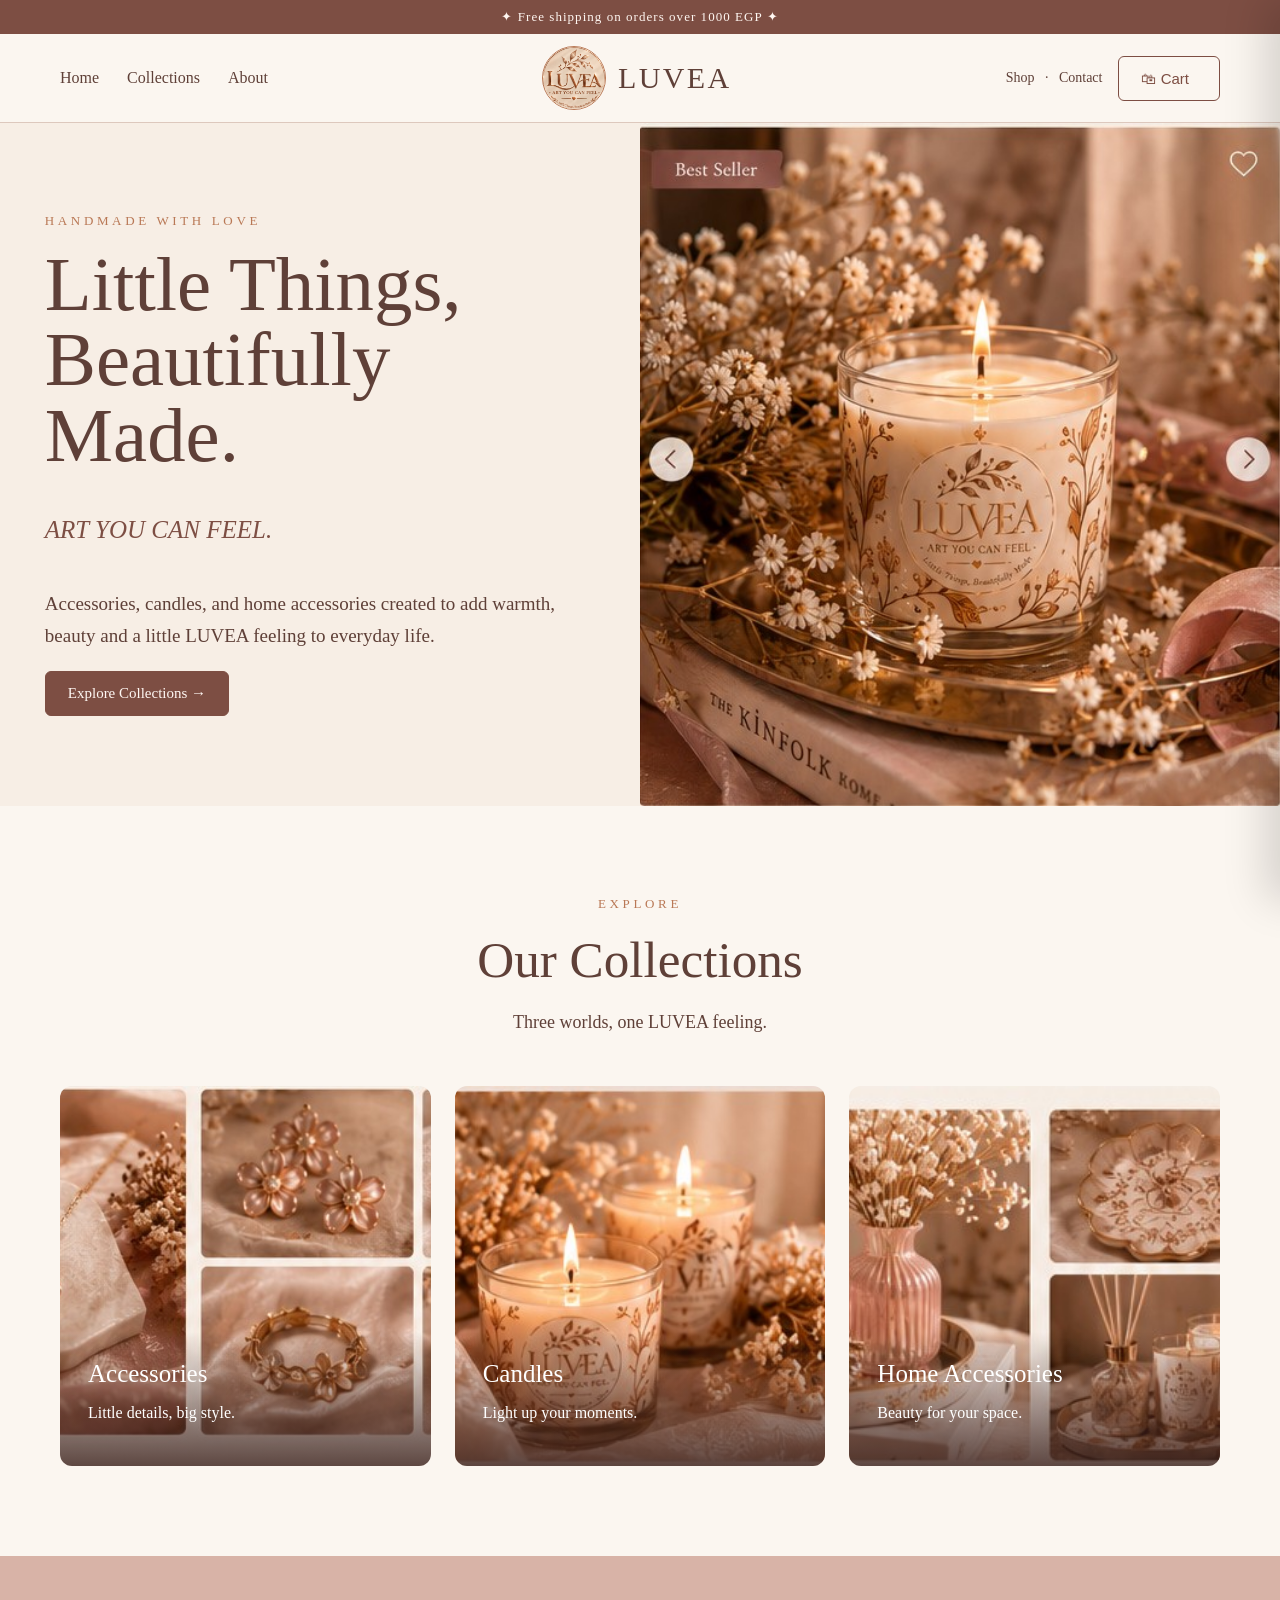
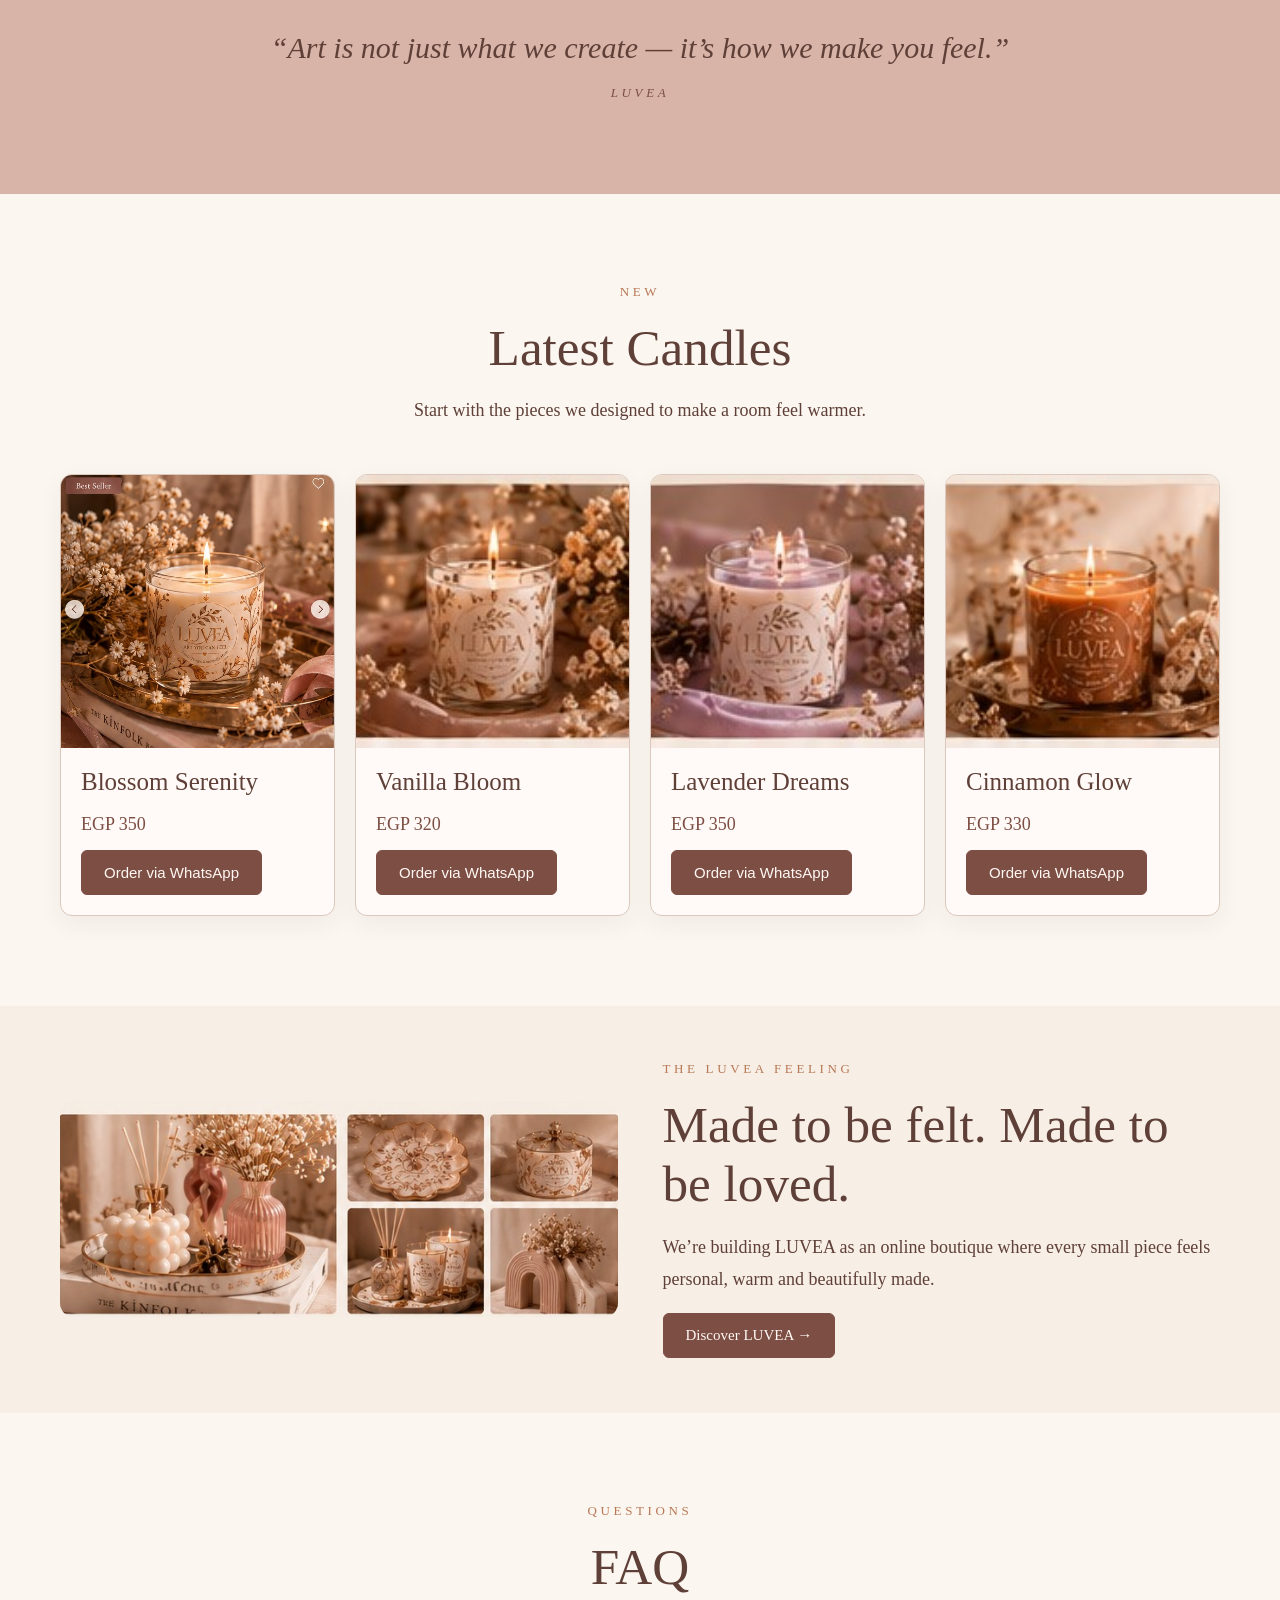
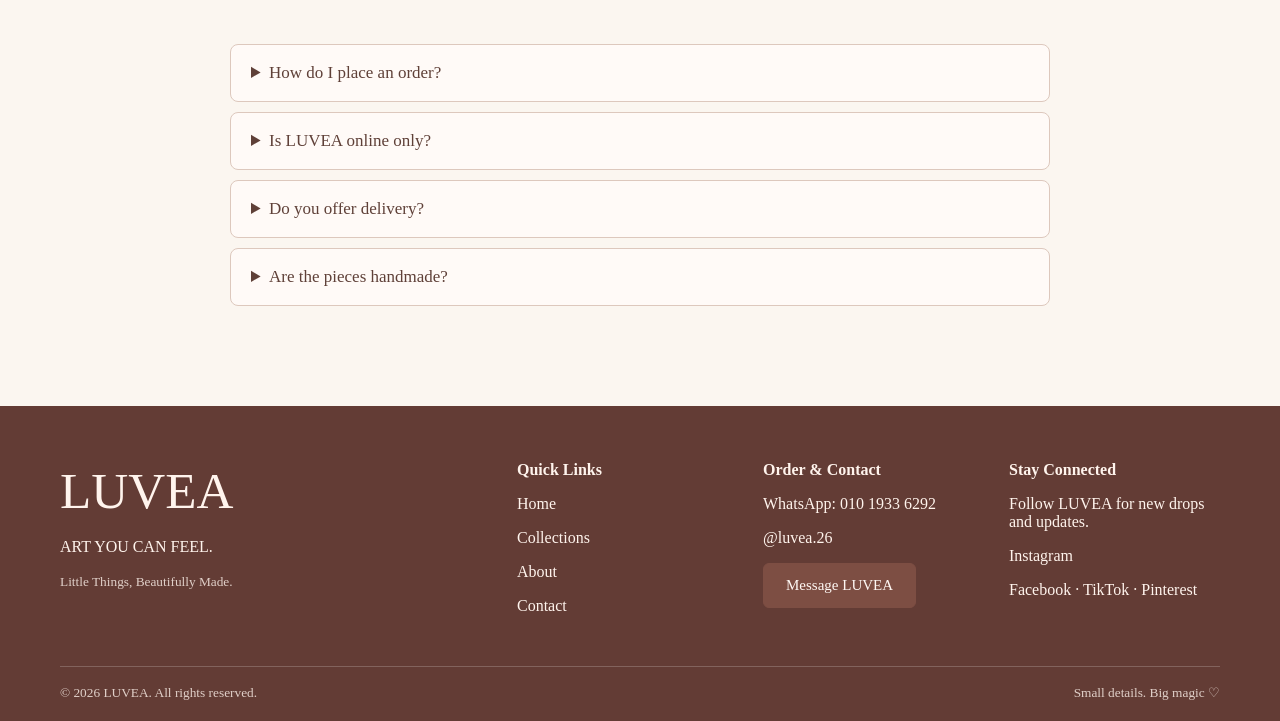
<file: index.html>
<!doctype html>
<html lang="en">
<head>
<meta charset="utf-8"><meta name="viewport" content="width=device-width,initial-scale=1">
<title>Home | LUVEA</title><meta name="description" content="LUVEA — Art You Can Feel. Accessories, Candles and Home Accessories.">
<link rel="stylesheet" href="style.css">
</head>
<body>
<div class="topbar">✦ Free shipping on orders over 1000 EGP ✦</div>
<header class="nav"><div class="container nav-inner">
<nav class="nav-links"><a href="index.html">Home</a><a href="collections.html">Collections</a><a href="about.html">About</a></nav>
<a class="brand" href="index.html"><img src="assets/logo.jpg" alt="LUVEA logo"><span>LUVEA</span></a>
<div class="nav-actions"><div class="desktop"><a href="collections.html">Shop</a> &nbsp; · &nbsp; <a href="contact.html">Contact</a></div><button class="btn light" onclick="openCart()">🛍 Cart <span id="cartCount"></span></button><button class="mobile-menu btn light" onclick="alert('Use the page links below to navigate LUVEA.')">☰</button></div>
</div></header>

<section class="hero"><div class="hero-copy"><div class="kicker">Handmade with love</div><h1>Little Things,<br>Beautifully Made.</h1><p class="script">ART YOU CAN FEEL.</p><p style="font-size:19px;line-height:1.7;max-width:560px">Accessories, candles, and home accessories created to add warmth, beauty and a little LUVEA feeling to everyday life.</p><div><a class="btn" href="collections.html">Explore Collections →</a></div></div><div class="hero-photo"></div></section>
<section class="section"><div class="container"><div class="section-head"><div class="kicker">Explore</div><h2>Our Collections</h2><p>Three worlds, one LUVEA feeling.</p></div>
<div class="grid-3">
<a class="category-card" href="collections.html#accessories"><img src="assets/accessories.jpg"><div class="category-overlay"><h3>Accessories</h3><p>Little details, big style.</p></div></a>
<a class="category-card" href="collections.html#candles"><img src="assets/candles.jpg"><div class="category-overlay"><h3>Candles</h3><p>Light up your moments.</p></div></a>
<a class="category-card" href="collections.html#home"><img src="assets/home-accessories.jpg"><div class="category-overlay"><h3>Home Accessories</h3><p>Beauty for your space.</p></div></a>
</div></div></section>
<section class="quote">“Art is not just what we create — it’s how we make you feel.”<div class="kicker" style="margin-top:20px;color:var(--mocha)">LUVEA</div></section>
<section class="section"><div class="container"><div class="section-head"><div class="kicker">New</div><h2>Latest Candles</h2><p>Start with the pieces we designed to make a room feel warmer.</p></div><div class="grid-4">
<div class="card"><img src="assets/hero-candle.jpg"><div class="card-body"><h3>Blossom Serenity</h3><div class="price">EGP 350</div><button class="btn" onclick="add('blossom')">Order via WhatsApp</button></div></div>
<div class="card"><img src="assets/candle-1.jpg"><div class="card-body"><h3>Vanilla Bloom</h3><div class="price">EGP 320</div><button class="btn" onclick="add('vanilla')">Order via WhatsApp</button></div></div>
<div class="card"><img src="assets/candle-2.jpg"><div class="card-body"><h3>Lavender Dreams</h3><div class="price">EGP 350</div><button class="btn" onclick="add('lavender')">Order via WhatsApp</button></div></div>
<div class="card"><img src="assets/candle-3.jpg"><div class="card-body"><h3>Cinnamon Glow</h3><div class="price">EGP 330</div><button class="btn" onclick="add('cinnamon')">Order via WhatsApp</button></div></div>
</div></div></section>
<section class="band"><div class="container split"><img src="assets/home-accessories.jpg"><div><div class="kicker">The LUVEA feeling</div><h2>Made to be felt. Made to be loved.</h2><p style="font-size:18px;line-height:1.8">We’re building LUVEA as an online boutique where every small piece feels personal, warm and beautifully made.</p><a class="btn" href="about.html">Discover LUVEA →</a></div></div></section>
<section class="section"><div class="container"><div class="section-head"><div class="kicker">Questions</div><h2>FAQ</h2></div><div class="faq">
<details><summary>How do I place an order?</summary><p>Add products to your cart and choose “Order via WhatsApp”. We’ll confirm availability and delivery details.</p></details>
<details><summary>Is LUVEA online only?</summary><p>Yes. LUVEA is currently an online boutique, with no physical retail location yet.</p></details>
<details><summary>Do you offer delivery?</summary><p>Delivery details and fees are confirmed with you on WhatsApp based on your area.</p></details>
<details><summary>Are the pieces handmade?</summary><p>LUVEA focuses on crafted, small-batch pieces and a handmade-inspired presentation.</p></details>
</div></div></section>

<div id="overlay" class="overlay" onclick="closeCart()"></div>
<aside id="cart" class="cart-drawer"><div style="display:flex;justify-content:space-between;align-items:center"><h2 style="font-size:30px">Your Cart</h2><button onclick="closeCart()">✕</button></div><div id="cartItems"></div><hr><div style="display:flex;justify-content:space-between;font-size:20px"><strong>Subtotal</strong><strong id="cartTotal">EGP 0</strong></div><button class="btn" style="width:100%;margin-top:18px" onclick="orderWA()">Order via WhatsApp →</button><p style="font-size:13px;line-height:1.6">We'll confirm availability, delivery area and final order details with you on WhatsApp.</p></aside>
<footer class="footer"><div class="container footer-grid">
<div><h2 style="color:#fff4ed">LUVEA</h2><p>ART YOU CAN FEEL.</p><small>Little Things, Beautifully Made.</small></div>
<div><strong>Quick Links</strong><p><a href="index.html">Home</a></p><p><a href="collections.html">Collections</a></p><p><a href="about.html">About</a></p><p><a href="contact.html">Contact</a></p></div>
<div><strong>Order & Contact</strong><p>WhatsApp: 010 1933 6292</p><p><a href="https://instagram.com/luvea.26" target="_blank">@luvea.26</a></p><a class="btn" href="https://wa.me/201019336292?text=Hello%20LUVEA" target="_blank">Message LUVEA</a></div>
<div><strong>Stay Connected</strong><p>Follow LUVEA for new drops and updates.</p><p><a href="https://instagram.com/luvea.26" target="_blank">Instagram</a></p><p>Facebook · TikTok · Pinterest</p></div>
</div><div class="container footer-bottom"><small>© 2026 LUVEA. All rights reserved.</small><small>Small details. Big magic ♡</small></div></footer>
<script src="script.js"></script>
</body></html>
</file>
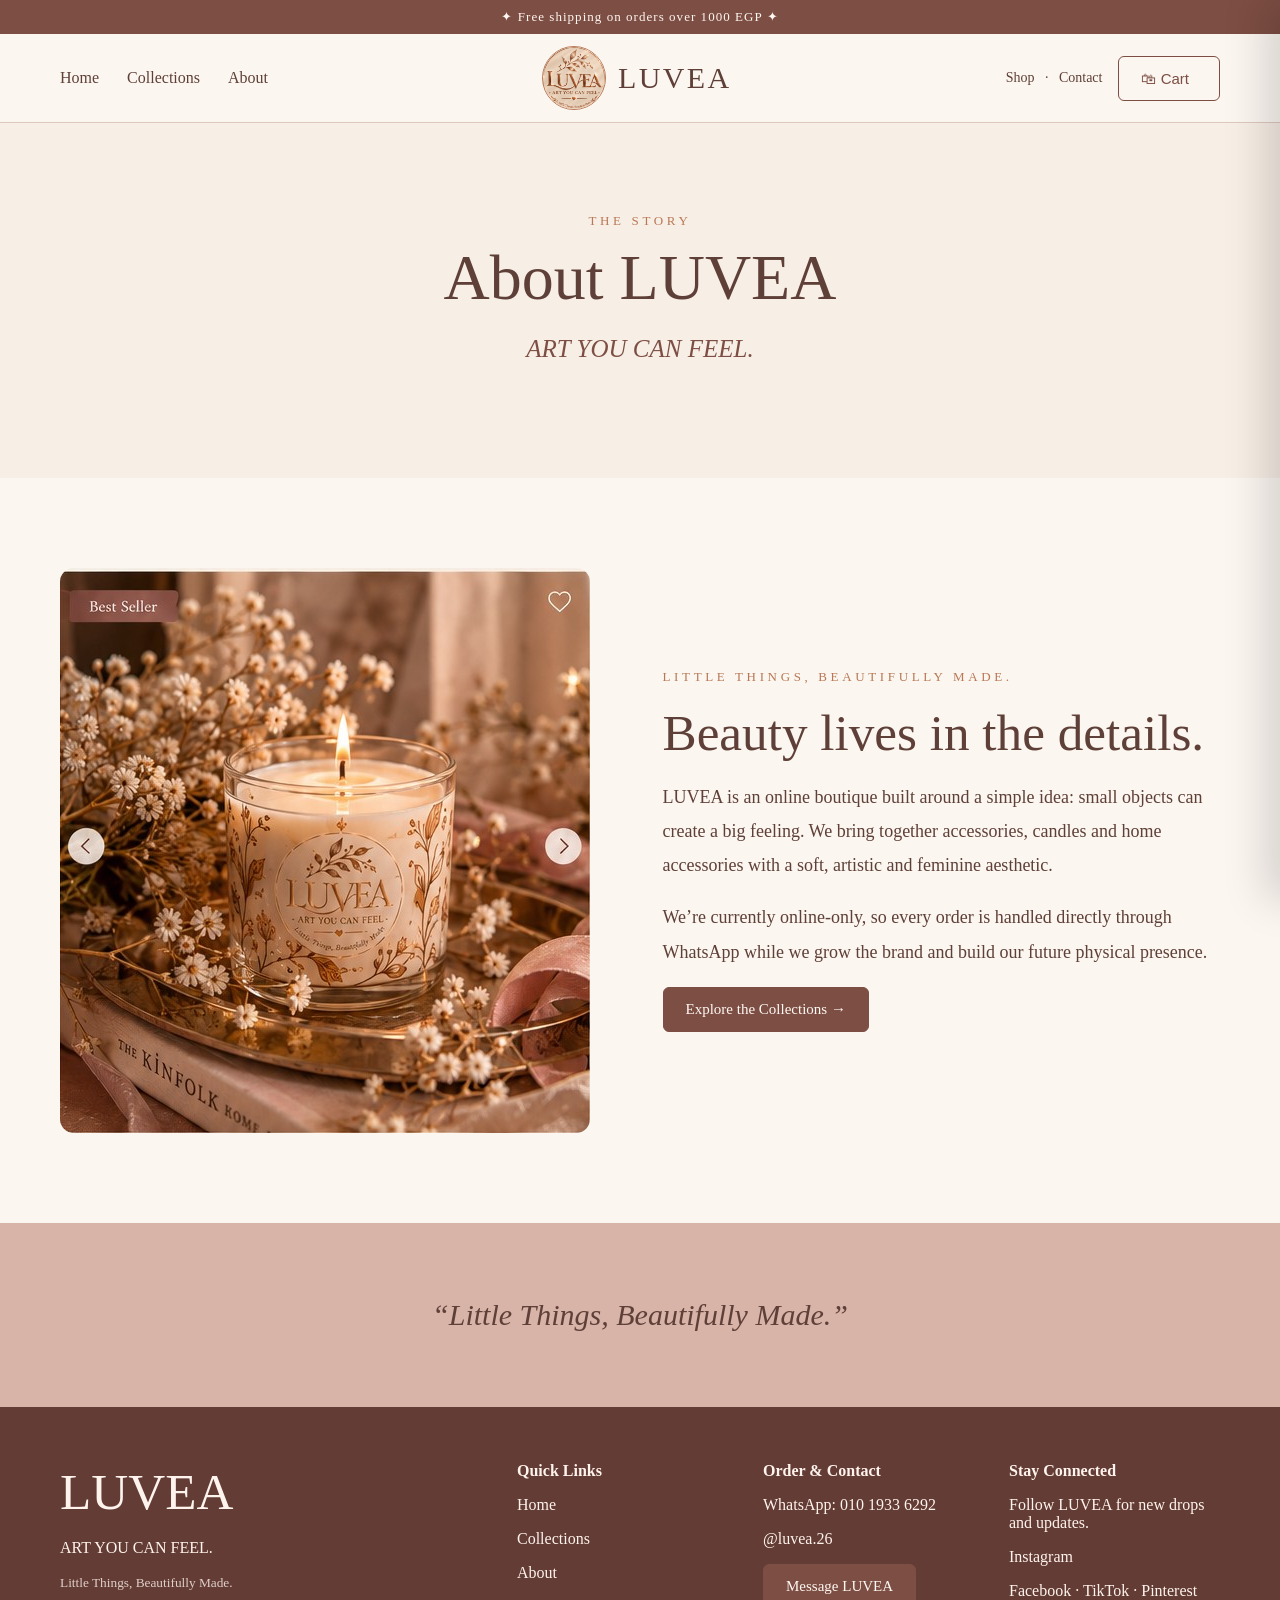
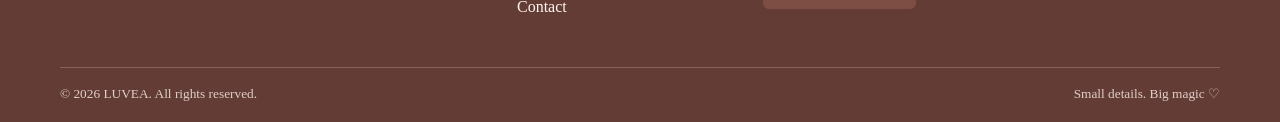
<file: about.html>
<!doctype html>
<html lang="en">
<head>
<meta charset="utf-8"><meta name="viewport" content="width=device-width,initial-scale=1">
<title>About | LUVEA</title><meta name="description" content="LUVEA — Art You Can Feel. Accessories, Candles and Home Accessories.">
<link rel="stylesheet" href="style.css">
</head>
<body>
<div class="topbar">✦ Free shipping on orders over 1000 EGP ✦</div>
<header class="nav"><div class="container nav-inner">
<nav class="nav-links"><a href="index.html">Home</a><a href="collections.html">Collections</a><a href="about.html">About</a></nav>
<a class="brand" href="index.html"><img src="assets/logo.jpg" alt="LUVEA logo"><span>LUVEA</span></a>
<div class="nav-actions"><div class="desktop"><a href="collections.html">Shop</a> &nbsp; · &nbsp; <a href="contact.html">Contact</a></div><button class="btn light" onclick="openCart()">🛍 Cart <span id="cartCount"></span></button><button class="mobile-menu btn light" onclick="alert('Use the page links below to navigate LUVEA.')">☰</button></div>
</div></header>

<section class="page-hero"><div class="container"><div class="kicker">The story</div><h1 style="font-size:64px">About LUVEA</h1><p class="script">ART YOU CAN FEEL.</p></div></section>
<section class="section"><div class="container split"><img src="assets/hero-candle.jpg"><div><div class="kicker">Little Things, Beautifully Made.</div><h2>Beauty lives in the details.</h2><p style="font-size:18px;line-height:1.9">LUVEA is an online boutique built around a simple idea: small objects can create a big feeling. We bring together accessories, candles and home accessories with a soft, artistic and feminine aesthetic.</p><p style="font-size:18px;line-height:1.9">We’re currently online-only, so every order is handled directly through WhatsApp while we grow the brand and build our future physical presence.</p><a class="btn" href="collections.html">Explore the Collections →</a></div></div></section>
<section class="quote">“Little Things, Beautifully Made.”</section>

<div id="overlay" class="overlay" onclick="closeCart()"></div>
<aside id="cart" class="cart-drawer"><div style="display:flex;justify-content:space-between;align-items:center"><h2 style="font-size:30px">Your Cart</h2><button onclick="closeCart()">✕</button></div><div id="cartItems"></div><hr><div style="display:flex;justify-content:space-between;font-size:20px"><strong>Subtotal</strong><strong id="cartTotal">EGP 0</strong></div><button class="btn" style="width:100%;margin-top:18px" onclick="orderWA()">Order via WhatsApp →</button><p style="font-size:13px;line-height:1.6">We'll confirm availability, delivery area and final order details with you on WhatsApp.</p></aside>
<footer class="footer"><div class="container footer-grid">
<div><h2 style="color:#fff4ed">LUVEA</h2><p>ART YOU CAN FEEL.</p><small>Little Things, Beautifully Made.</small></div>
<div><strong>Quick Links</strong><p><a href="index.html">Home</a></p><p><a href="collections.html">Collections</a></p><p><a href="about.html">About</a></p><p><a href="contact.html">Contact</a></p></div>
<div><strong>Order & Contact</strong><p>WhatsApp: 010 1933 6292</p><p><a href="https://instagram.com/luvea.26" target="_blank">@luvea.26</a></p><a class="btn" href="https://wa.me/201019336292?text=Hello%20LUVEA" target="_blank">Message LUVEA</a></div>
<div><strong>Stay Connected</strong><p>Follow LUVEA for new drops and updates.</p><p><a href="https://instagram.com/luvea.26" target="_blank">Instagram</a></p><p>Facebook · TikTok · Pinterest</p></div>
</div><div class="container footer-bottom"><small>© 2026 LUVEA. All rights reserved.</small><small>Small details. Big magic ♡</small></div></footer>
<script src="script.js"></script>
</body></html>
</file>
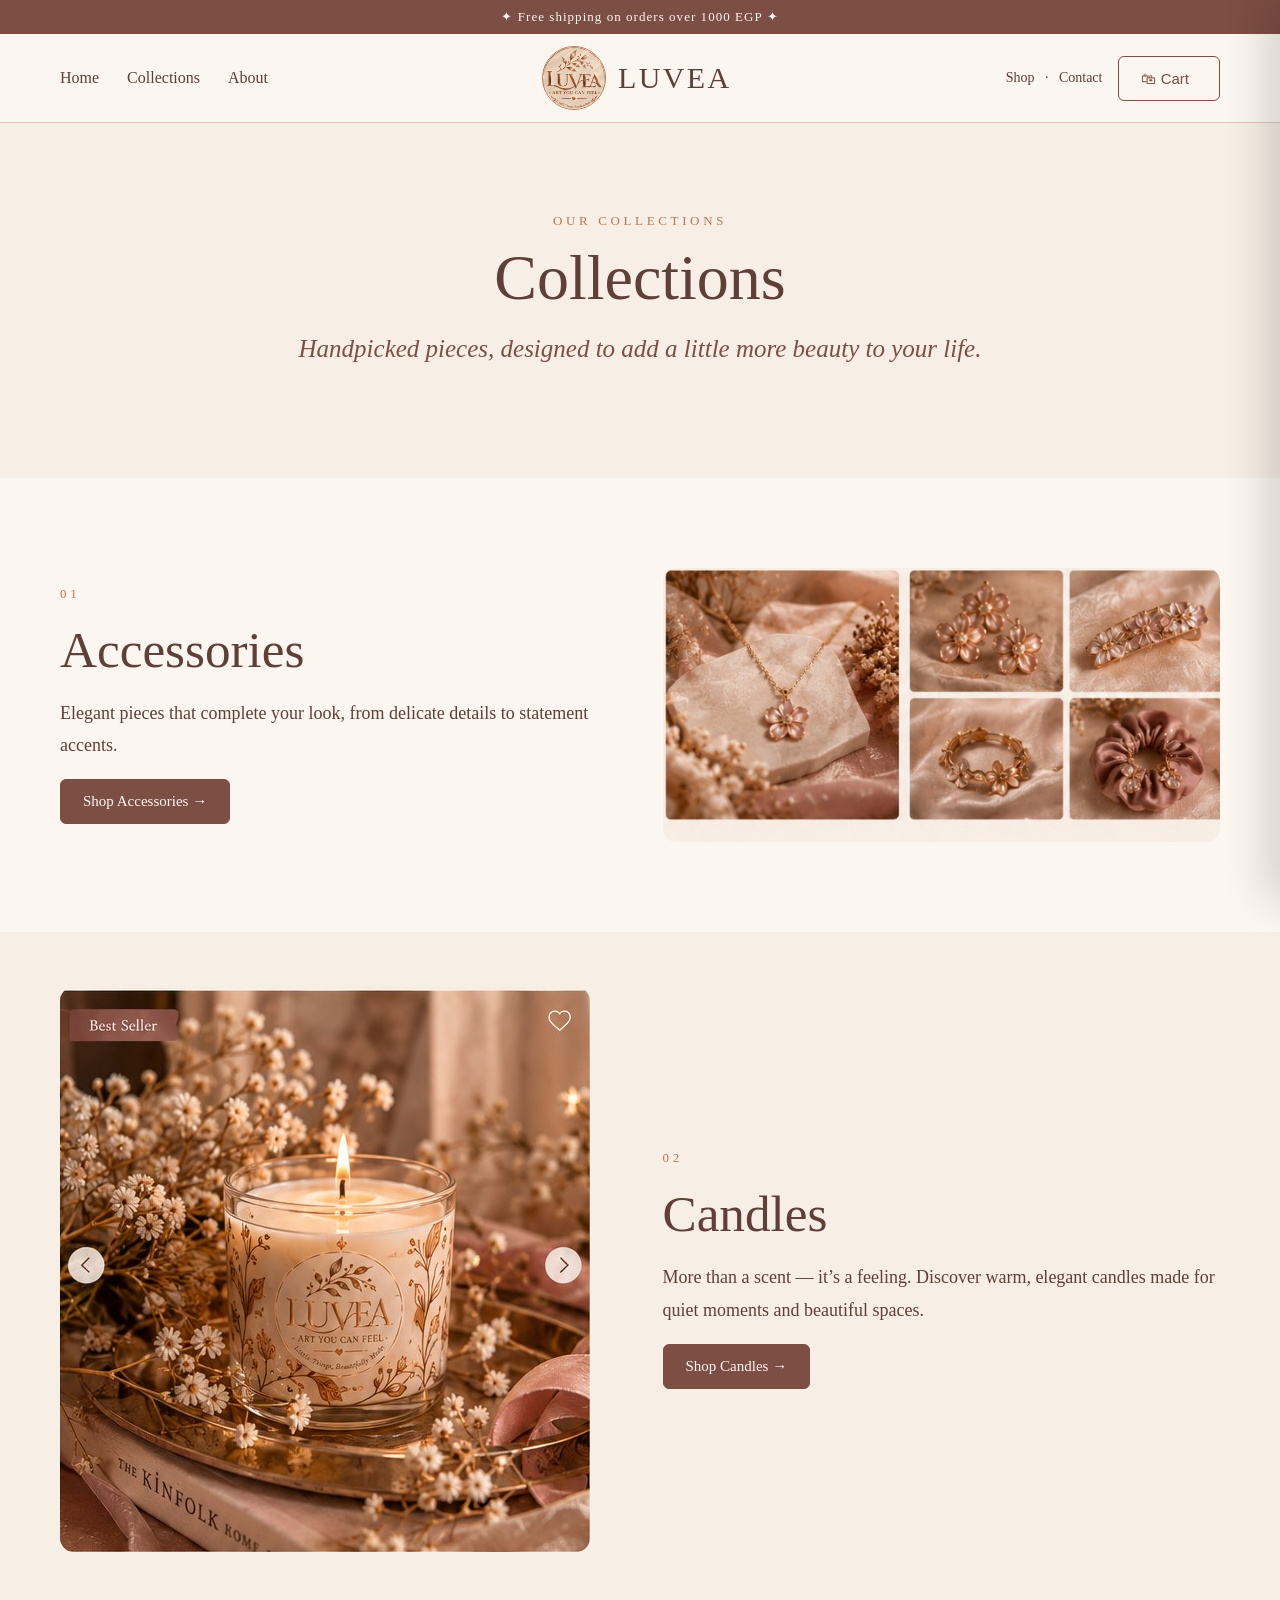
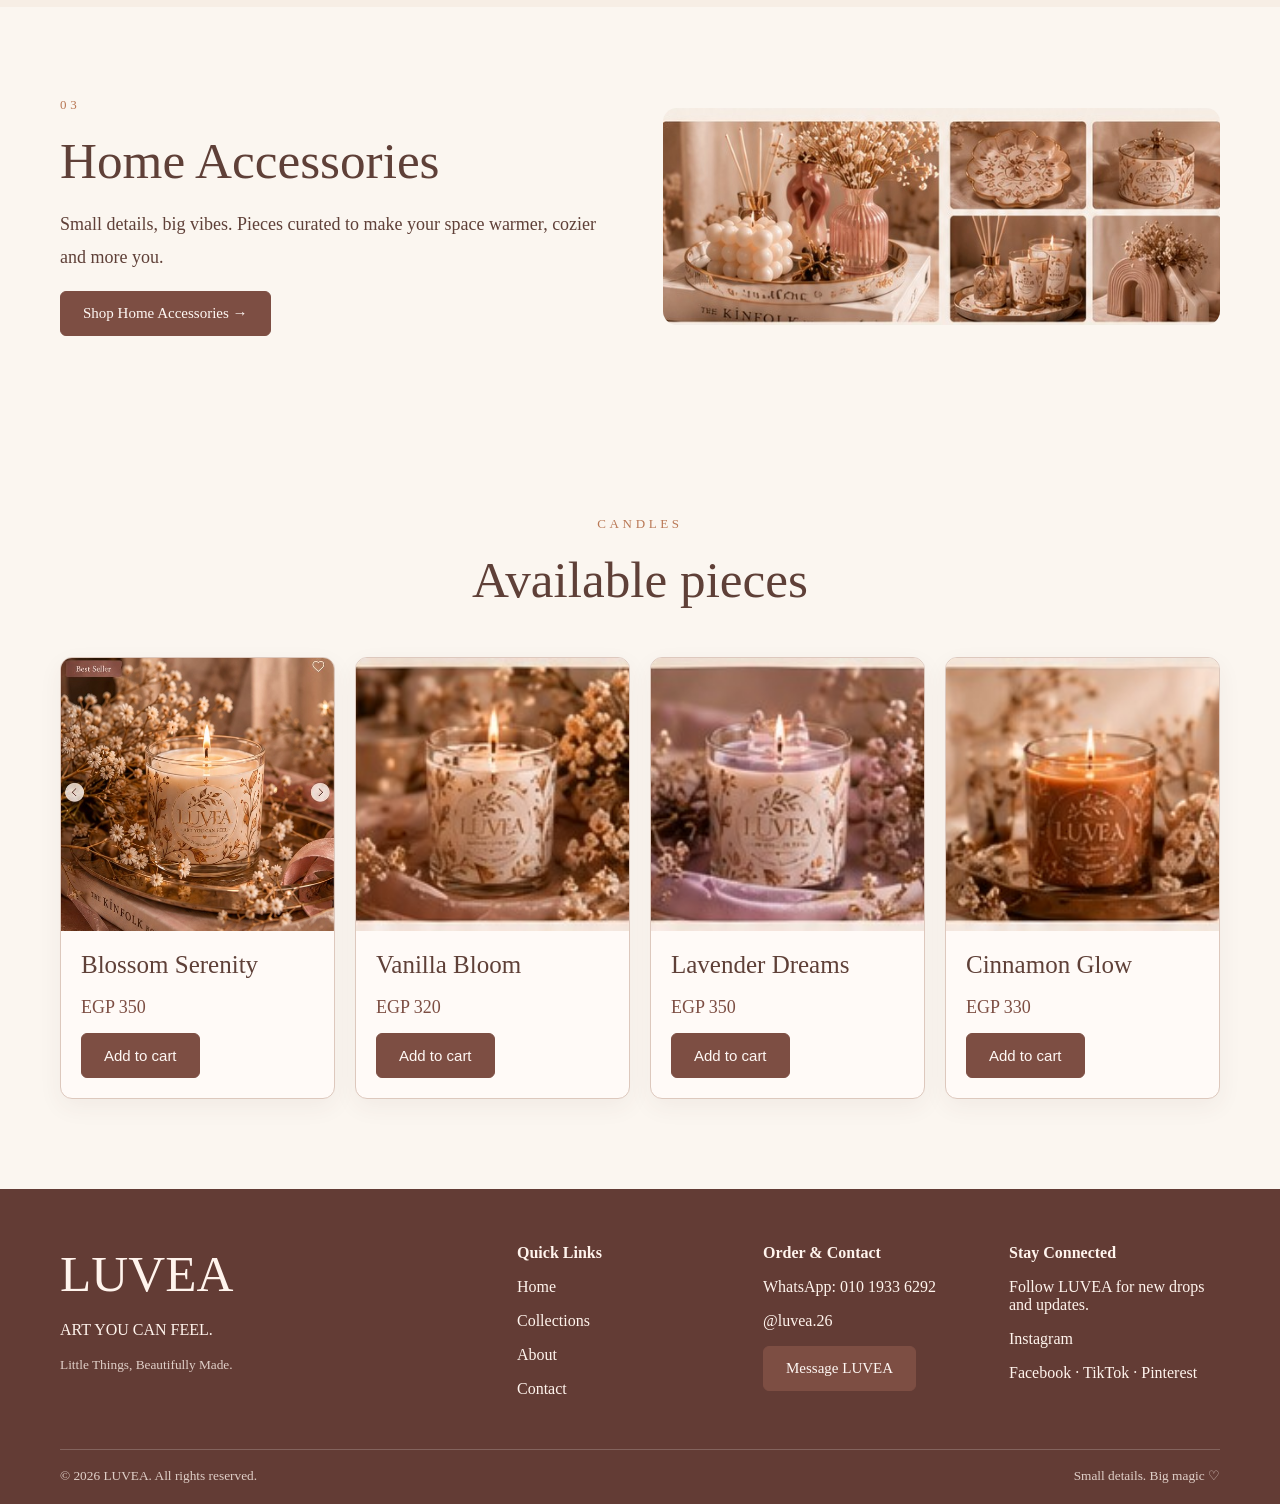
<file: collections.html>
<!doctype html>
<html lang="en">
<head>
<meta charset="utf-8"><meta name="viewport" content="width=device-width,initial-scale=1">
<title>Collections | LUVEA</title><meta name="description" content="LUVEA — Art You Can Feel. Accessories, Candles and Home Accessories.">
<link rel="stylesheet" href="style.css">
</head>
<body>
<div class="topbar">✦ Free shipping on orders over 1000 EGP ✦</div>
<header class="nav"><div class="container nav-inner">
<nav class="nav-links"><a href="index.html">Home</a><a href="collections.html">Collections</a><a href="about.html">About</a></nav>
<a class="brand" href="index.html"><img src="assets/logo.jpg" alt="LUVEA logo"><span>LUVEA</span></a>
<div class="nav-actions"><div class="desktop"><a href="collections.html">Shop</a> &nbsp; · &nbsp; <a href="contact.html">Contact</a></div><button class="btn light" onclick="openCart()">🛍 Cart <span id="cartCount"></span></button><button class="mobile-menu btn light" onclick="alert('Use the page links below to navigate LUVEA.')">☰</button></div>
</div></header>

<section class="page-hero"><div class="container"><div class="kicker">Our collections</div><h1 style="font-size:64px">Collections</h1><p class="script">Handpicked pieces, designed to add a little more beauty to your life.</p></div></section>
<section class="section" id="accessories"><div class="container split"><div><div class="kicker">01</div><h2>Accessories</h2><p style="font-size:18px;line-height:1.8">Elegant pieces that complete your look, from delicate details to statement accents.</p><a class="btn" href="https://wa.me/201019336292?text=Hello%20LUVEA%2C%20I%27d%20like%20to%20see%20Accessories." target="_blank">Shop Accessories →</a></div><img src="assets/accessories.jpg"></div></section>
<section class="section band" id="candles"><div class="container split"><img src="assets/hero-candle.jpg"><div><div class="kicker">02</div><h2>Candles</h2><p style="font-size:18px;line-height:1.8">More than a scent — it’s a feeling. Discover warm, elegant candles made for quiet moments and beautiful spaces.</p><a class="btn" href="#candle-products">Shop Candles →</a></div></div></section>
<section class="section" id="home"><div class="container split"><div><div class="kicker">03</div><h2>Home Accessories</h2><p style="font-size:18px;line-height:1.8">Small details, big vibes. Pieces curated to make your space warmer, cozier and more you.</p><a class="btn" href="https://wa.me/201019336292?text=Hello%20LUVEA%2C%20I%27d%20like%20to%20see%20Home%20Accessories." target="_blank">Shop Home Accessories →</a></div><img src="assets/home-accessories.jpg"></div></section>
<section class="section" id="candle-products"><div class="container"><div class="section-head"><div class="kicker">Candles</div><h2>Available pieces</h2></div><div class="grid-4">
<div class="card"><img src="assets/hero-candle.jpg"><div class="card-body"><h3>Blossom Serenity</h3><div class="price">EGP 350</div><button class="btn" onclick="add('blossom')">Add to cart</button></div></div>
<div class="card"><img src="assets/candle-1.jpg"><div class="card-body"><h3>Vanilla Bloom</h3><div class="price">EGP 320</div><button class="btn" onclick="add('vanilla')">Add to cart</button></div></div>
<div class="card"><img src="assets/candle-2.jpg"><div class="card-body"><h3>Lavender Dreams</h3><div class="price">EGP 350</div><button class="btn" onclick="add('lavender')">Add to cart</button></div></div>
<div class="card"><img src="assets/candle-3.jpg"><div class="card-body"><h3>Cinnamon Glow</h3><div class="price">EGP 330</div><button class="btn" onclick="add('cinnamon')">Add to cart</button></div></div>
</div></div></section>

<div id="overlay" class="overlay" onclick="closeCart()"></div>
<aside id="cart" class="cart-drawer"><div style="display:flex;justify-content:space-between;align-items:center"><h2 style="font-size:30px">Your Cart</h2><button onclick="closeCart()">✕</button></div><div id="cartItems"></div><hr><div style="display:flex;justify-content:space-between;font-size:20px"><strong>Subtotal</strong><strong id="cartTotal">EGP 0</strong></div><button class="btn" style="width:100%;margin-top:18px" onclick="orderWA()">Order via WhatsApp →</button><p style="font-size:13px;line-height:1.6">We'll confirm availability, delivery area and final order details with you on WhatsApp.</p></aside>
<footer class="footer"><div class="container footer-grid">
<div><h2 style="color:#fff4ed">LUVEA</h2><p>ART YOU CAN FEEL.</p><small>Little Things, Beautifully Made.</small></div>
<div><strong>Quick Links</strong><p><a href="index.html">Home</a></p><p><a href="collections.html">Collections</a></p><p><a href="about.html">About</a></p><p><a href="contact.html">Contact</a></p></div>
<div><strong>Order & Contact</strong><p>WhatsApp: 010 1933 6292</p><p><a href="https://instagram.com/luvea.26" target="_blank">@luvea.26</a></p><a class="btn" href="https://wa.me/201019336292?text=Hello%20LUVEA" target="_blank">Message LUVEA</a></div>
<div><strong>Stay Connected</strong><p>Follow LUVEA for new drops and updates.</p><p><a href="https://instagram.com/luvea.26" target="_blank">Instagram</a></p><p>Facebook · TikTok · Pinterest</p></div>
</div><div class="container footer-bottom"><small>© 2026 LUVEA. All rights reserved.</small><small>Small details. Big magic ♡</small></div></footer>
<script src="script.js"></script>
</body></html>
</file>
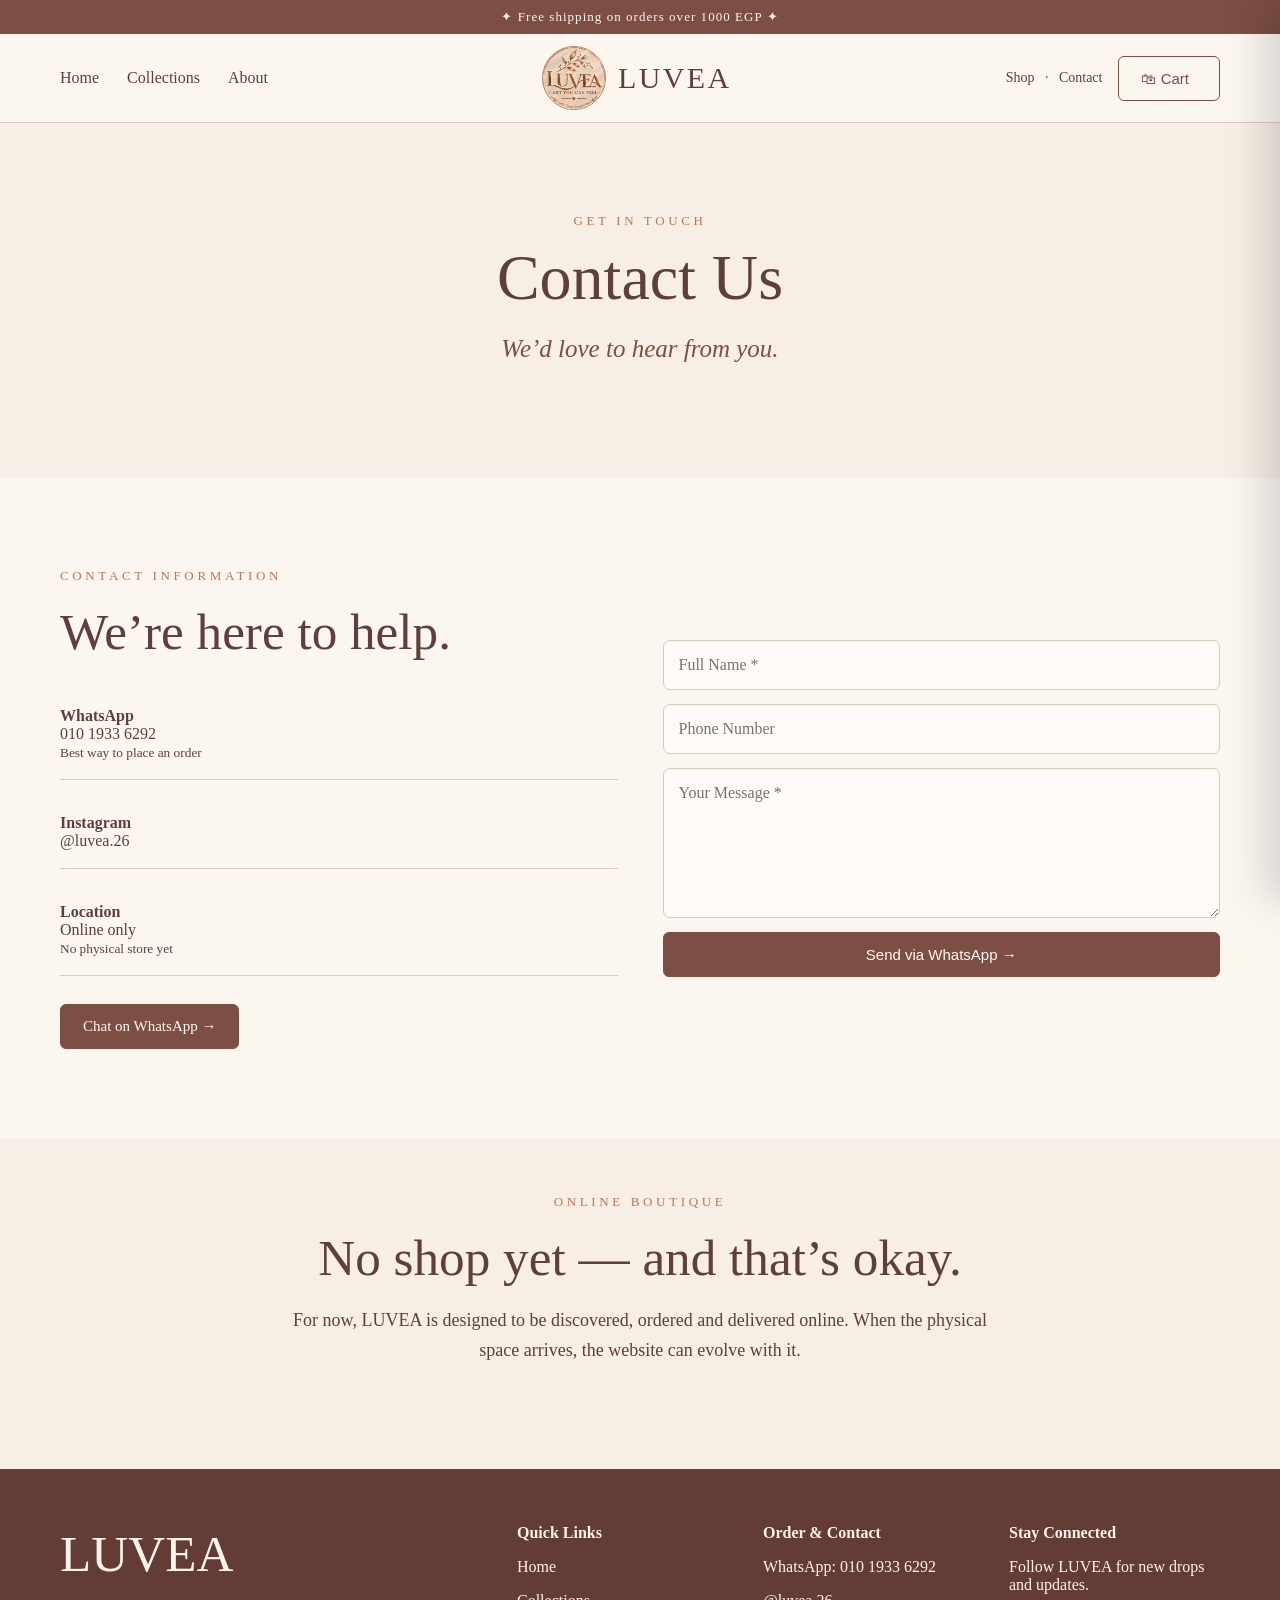
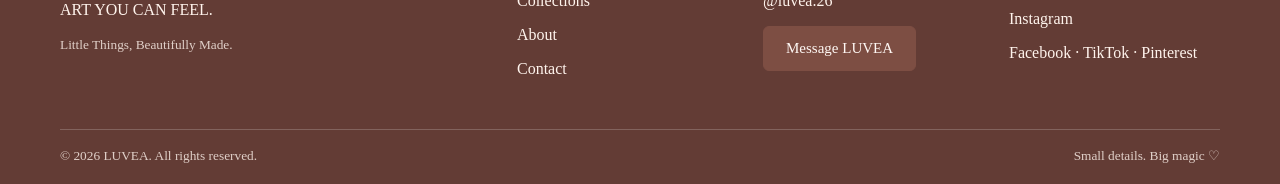
<file: contact.html>
<!doctype html>
<html lang="en">
<head>
<meta charset="utf-8"><meta name="viewport" content="width=device-width,initial-scale=1">
<title>Contact | LUVEA</title><meta name="description" content="LUVEA — Art You Can Feel. Accessories, Candles and Home Accessories.">
<link rel="stylesheet" href="style.css">
</head>
<body>
<div class="topbar">✦ Free shipping on orders over 1000 EGP ✦</div>
<header class="nav"><div class="container nav-inner">
<nav class="nav-links"><a href="index.html">Home</a><a href="collections.html">Collections</a><a href="about.html">About</a></nav>
<a class="brand" href="index.html"><img src="assets/logo.jpg" alt="LUVEA logo"><span>LUVEA</span></a>
<div class="nav-actions"><div class="desktop"><a href="collections.html">Shop</a> &nbsp; · &nbsp; <a href="contact.html">Contact</a></div><button class="btn light" onclick="openCart()">🛍 Cart <span id="cartCount"></span></button><button class="mobile-menu btn light" onclick="alert('Use the page links below to navigate LUVEA.')">☰</button></div>
</div></header>

<section class="page-hero"><div class="container"><div class="kicker">Get in touch</div><h1 style="font-size:64px">Contact Us</h1><p class="script">We’d love to hear from you.</p></div></section>
<section class="section"><div class="container split"><div><div class="kicker">Contact information</div><h2>We’re here to help.</h2><div class="info-list">
<div class="info"><strong>WhatsApp</strong><br>010 1933 6292<br><small>Best way to place an order</small></div>
<div class="info"><strong>Instagram</strong><br><a href="https://instagram.com/luvea.26" target="_blank">@luvea.26</a></div>
<div class="info"><strong>Location</strong><br>Online only<br><small>No physical store yet</small></div>
</div><a class="btn" href="https://wa.me/201019336292?text=Hello%20LUVEA" target="_blank">Chat on WhatsApp →</a></div>
<form class="form" onsubmit="event.preventDefault();window.open('https://wa.me/201019336292?text='+encodeURIComponent('Hello LUVEA, my name is '+this.name.value+'. '+this.message.value),'_blank')"><input name="name" placeholder="Full Name *" required><input name="phone" placeholder="Phone Number"><textarea name="message" placeholder="Your Message *" required></textarea><button class="btn" type="submit">Send via WhatsApp →</button></form></div></section>
<section class="band"><div class="container section-head"><div class="kicker">Online boutique</div><h2>No shop yet — and that’s okay.</h2><p>For now, LUVEA is designed to be discovered, ordered and delivered online. When the physical space arrives, the website can evolve with it.</p></div></section>

<div id="overlay" class="overlay" onclick="closeCart()"></div>
<aside id="cart" class="cart-drawer"><div style="display:flex;justify-content:space-between;align-items:center"><h2 style="font-size:30px">Your Cart</h2><button onclick="closeCart()">✕</button></div><div id="cartItems"></div><hr><div style="display:flex;justify-content:space-between;font-size:20px"><strong>Subtotal</strong><strong id="cartTotal">EGP 0</strong></div><button class="btn" style="width:100%;margin-top:18px" onclick="orderWA()">Order via WhatsApp →</button><p style="font-size:13px;line-height:1.6">We'll confirm availability, delivery area and final order details with you on WhatsApp.</p></aside>
<footer class="footer"><div class="container footer-grid">
<div><h2 style="color:#fff4ed">LUVEA</h2><p>ART YOU CAN FEEL.</p><small>Little Things, Beautifully Made.</small></div>
<div><strong>Quick Links</strong><p><a href="index.html">Home</a></p><p><a href="collections.html">Collections</a></p><p><a href="about.html">About</a></p><p><a href="contact.html">Contact</a></p></div>
<div><strong>Order & Contact</strong><p>WhatsApp: 010 1933 6292</p><p><a href="https://instagram.com/luvea.26" target="_blank">@luvea.26</a></p><a class="btn" href="https://wa.me/201019336292?text=Hello%20LUVEA" target="_blank">Message LUVEA</a></div>
<div><strong>Stay Connected</strong><p>Follow LUVEA for new drops and updates.</p><p><a href="https://instagram.com/luvea.26" target="_blank">Instagram</a></p><p>Facebook · TikTok · Pinterest</p></div>
</div><div class="container footer-bottom"><small>© 2026 LUVEA. All rights reserved.</small><small>Small details. Big magic ♡</small></div></footer>
<script src="script.js"></script>
</body></html>
</file>
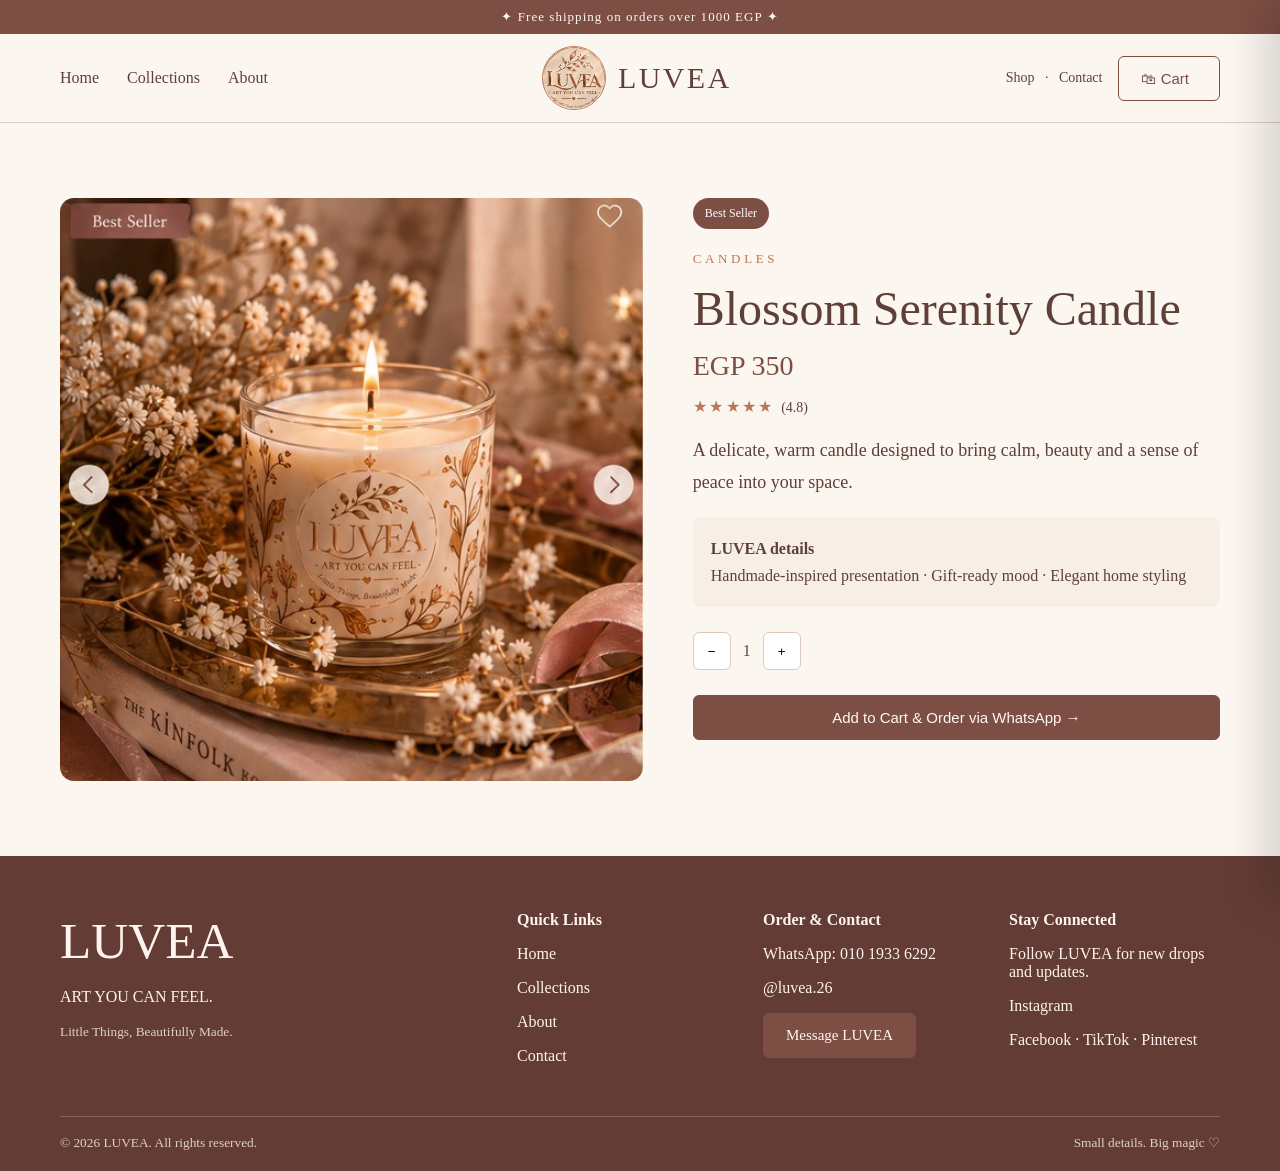
<file: product.html>
<!doctype html>
<html lang="en">
<head>
<meta charset="utf-8"><meta name="viewport" content="width=device-width,initial-scale=1">
<title>Product | LUVEA</title><meta name="description" content="LUVEA — Art You Can Feel. Accessories, Candles and Home Accessories.">
<link rel="stylesheet" href="style.css">
</head>
<body>
<div class="topbar">✦ Free shipping on orders over 1000 EGP ✦</div>
<header class="nav"><div class="container nav-inner">
<nav class="nav-links"><a href="index.html">Home</a><a href="collections.html">Collections</a><a href="about.html">About</a></nav>
<a class="brand" href="index.html"><img src="assets/logo.jpg" alt="LUVEA logo"><span>LUVEA</span></a>
<div class="nav-actions"><div class="desktop"><a href="collections.html">Shop</a> &nbsp; · &nbsp; <a href="contact.html">Contact</a></div><button class="btn light" onclick="openCart()">🛍 Cart <span id="cartCount"></span></button><button class="mobile-menu btn light" onclick="alert('Use the page links below to navigate LUVEA.')">☰</button></div>
</div></header>

<section class="product container"><div class="product-main"><img src="assets/hero-candle.jpg" alt="Blossom Serenity Candle"></div><div><span class="badge">Best Seller</span><div class="kicker" style="margin-top:22px">Candles</div><h1>Blossom Serenity Candle</h1><div class="price" style="font-size:28px">EGP 350</div><div class="stars">★★★★★ <span style="color:var(--text);letter-spacing:0;font-size:14px">(4.8)</span></div><p style="font-size:18px;line-height:1.8">A delicate, warm candle designed to bring calm, beauty and a sense of peace into your space.</p><div class="product-note"><strong>LUVEA details</strong><br>Handmade-inspired presentation · Gift-ready mood · Elegant home styling</div><div class="qty"><button onclick="change('blossom',-1)">−</button><span>1</span><button onclick="change('blossom',1)">+</button></div><button class="btn" style="width:100%" onclick="add('blossom')">Add to Cart & Order via WhatsApp →</button></div></section>

<div id="overlay" class="overlay" onclick="closeCart()"></div>
<aside id="cart" class="cart-drawer"><div style="display:flex;justify-content:space-between;align-items:center"><h2 style="font-size:30px">Your Cart</h2><button onclick="closeCart()">✕</button></div><div id="cartItems"></div><hr><div style="display:flex;justify-content:space-between;font-size:20px"><strong>Subtotal</strong><strong id="cartTotal">EGP 0</strong></div><button class="btn" style="width:100%;margin-top:18px" onclick="orderWA()">Order via WhatsApp →</button><p style="font-size:13px;line-height:1.6">We'll confirm availability, delivery area and final order details with you on WhatsApp.</p></aside>
<footer class="footer"><div class="container footer-grid">
<div><h2 style="color:#fff4ed">LUVEA</h2><p>ART YOU CAN FEEL.</p><small>Little Things, Beautifully Made.</small></div>
<div><strong>Quick Links</strong><p><a href="index.html">Home</a></p><p><a href="collections.html">Collections</a></p><p><a href="about.html">About</a></p><p><a href="contact.html">Contact</a></p></div>
<div><strong>Order & Contact</strong><p>WhatsApp: 010 1933 6292</p><p><a href="https://instagram.com/luvea.26" target="_blank">@luvea.26</a></p><a class="btn" href="https://wa.me/201019336292?text=Hello%20LUVEA" target="_blank">Message LUVEA</a></div>
<div><strong>Stay Connected</strong><p>Follow LUVEA for new drops and updates.</p><p><a href="https://instagram.com/luvea.26" target="_blank">Instagram</a></p><p>Facebook · TikTok · Pinterest</p></div>
</div><div class="container footer-bottom"><small>© 2026 LUVEA. All rights reserved.</small><small>Small details. Big magic ♡</small></div></footer>
<script src="script.js"></script>
</body></html>
</file>
<file: style.css>
:root{
  --ivory:#f7eee5;
  --cream:#fbf6f0;
  --rose:#d8b3a7;
  --mocha:#7d4e43;
  --mocha-dark:#633c35;
  --gold:#b97855;
  --line:#ddc8bd;
  --text:#5f4038;
  --white:#fffaf6;
}
*{box-sizing:border-box}
html{scroll-behavior:smooth}
body{margin:0;background:var(--cream);color:var(--text);font-family:Georgia,"Times New Roman",serif}
a{color:inherit;text-decoration:none}
img{max-width:100%;display:block}
.container{width:min(1160px,92%);margin:auto}
.topbar{background:var(--mocha);color:#fff7f2;text-align:center;padding:9px 12px;font-size:13px;letter-spacing:.08em}
.nav{position:sticky;top:0;z-index:20;background:rgba(251,246,240,.97);backdrop-filter:blur(8px);border-bottom:1px solid var(--line)}
.nav-inner{height:88px;display:flex;align-items:center;justify-content:space-between;gap:24px}
.nav-links{display:flex;gap:28px;font-size:16px}
.nav-links a:hover,.nav-links a.active{color:var(--gold)}
.brand{display:flex;align-items:center;gap:12px;font-size:30px;letter-spacing:.08em}
.brand img{width:64px;height:64px;object-fit:cover;border-radius:50%;border:1px solid var(--gold)}
.nav-actions{display:flex;gap:16px;align-items:center;font-size:14px}
.btn{display:inline-flex;align-items:center;justify-content:center;gap:8px;background:var(--mocha);color:#fff8f4;padding:13px 22px;border-radius:6px;border:1px solid var(--mocha);font-size:15px;cursor:pointer}
.btn:hover{background:var(--mocha-dark)}
.btn.light{background:transparent;color:var(--mocha)}
.hero{min-height:620px;display:grid;grid-template-columns:1fr 1fr;background:var(--ivory)}
.hero-copy{padding:90px 7%;display:flex;flex-direction:column;justify-content:center}
.kicker{text-transform:uppercase;letter-spacing:.28em;font-size:13px;color:var(--gold);margin-bottom:18px}
h1,h2,h3{font-weight:400;margin:0 0 18px}
h1{font-size:clamp(48px,6vw,78px);line-height:.98}
h2{font-size:clamp(36px,4vw,54px)}
h3{font-size:25px}
.script{font-style:italic;font-size:25px;color:var(--mocha)}
.hero-photo{min-height:620px;background:url("assets/hero-candle.jpg") center/cover no-repeat}
.section{padding:90px 0}
.section-head{text-align:center;max-width:700px;margin:0 auto 48px}
.section-head p{font-size:18px;line-height:1.7}
.grid-3{display:grid;grid-template-columns:repeat(3,1fr);gap:24px}
.grid-4{display:grid;grid-template-columns:repeat(4,1fr);gap:20px}
.card{background:#fffaf7;border:1px solid var(--line);border-radius:12px;overflow:hidden;box-shadow:0 8px 25px rgba(92,58,49,.06)}
.card img{width:100%;aspect-ratio:1/1;object-fit:cover}
.card-body{padding:20px}
.card-body p{line-height:1.6;color:#795c53}
.price{font-size:18px;color:var(--mocha);margin:10px 0 15px}
.category-card{position:relative;min-height:380px;border-radius:12px;overflow:hidden}
.category-card img{width:100%;height:100%;object-fit:cover}
.category-overlay{position:absolute;inset:auto 0 0 0;padding:28px;color:white;background:linear-gradient(transparent,rgba(60,35,30,.82))}
.category-overlay h3{margin-bottom:7px}
.quote{background:var(--rose);padding:75px 20px;text-align:center;font-size:30px;font-style:italic}
.band{background:var(--ivory);padding:55px 0}
.split{display:grid;grid-template-columns:1fr 1fr;gap:45px;align-items:center}
.split img{border-radius:14px}
.info-list{display:grid;gap:16px;margin:28px 0}
.info{padding:18px 0;border-bottom:1px solid var(--line)}
.form{display:grid;gap:14px}
input,textarea,select{width:100%;padding:15px;border:1px solid var(--line);background:#fffaf7;border-radius:7px;font:inherit;color:var(--text)}
textarea{min-height:150px;resize:vertical}
.faq{max-width:820px;margin:auto}
details{background:#fffaf7;border:1px solid var(--line);padding:18px 20px;margin-bottom:10px;border-radius:8px}
summary{cursor:pointer;font-size:17px}
.footer{background:var(--mocha-dark);color:#fff4ed;padding:55px 0 20px}
.footer-grid{display:grid;grid-template-columns:2fr 1fr 1fr 1fr;gap:35px}
.footer small{opacity:.8}
.footer-bottom{border-top:1px solid rgba(255,255,255,.2);margin-top:35px;padding-top:18px;display:flex;justify-content:space-between;gap:20px}
.page-hero{padding:90px 0;background:var(--ivory);text-align:center}
.product{display:grid;grid-template-columns:1.05fr .95fr;gap:50px;padding:75px 0}
.product-main{border-radius:14px;overflow:hidden}
.product-main img{width:100%;aspect-ratio:1/1;object-fit:cover}
.badge{display:inline-block;background:var(--mocha);color:white;padding:8px 12px;border-radius:20px;font-size:12px}
.product h1{font-size:48px}
.stars{color:var(--gold);letter-spacing:.15em}
.qty{display:flex;align-items:center;gap:12px;margin:25px 0}
.qty button{width:38px;height:38px;border:1px solid var(--line);background:white;border-radius:6px}
.product-note{padding:18px;background:var(--ivory);border-radius:8px;margin-top:18px;line-height:1.7}
.cart-drawer{position:fixed;right:-420px;top:0;height:100vh;width:min(420px,92vw);background:var(--cream);z-index:50;box-shadow:-15px 0 40px rgba(0,0,0,.15);padding:28px;transition:.3s;overflow:auto}
.cart-drawer.open{right:0}
.overlay{position:fixed;inset:0;background:rgba(40,20,15,.35);z-index:45;display:none}
.overlay.open{display:block}
.cart-item{display:grid;grid-template-columns:70px 1fr auto;gap:12px;align-items:center;border-bottom:1px solid var(--line);padding:14px 0}
.cart-item img{width:70px;height:70px;object-fit:cover;border-radius:7px}
.empty{padding:30px;text-align:center;color:#86675e}
.mobile-menu{display:none}
@media(max-width:850px){
  .nav-inner{height:72px}.nav-links,.nav-actions .desktop{display:none}.mobile-menu{display:block}
  .brand{font-size:22px}.brand img{width:50px;height:50px}
  .hero{grid-template-columns:1fr}.hero-photo{min-height:420px;order:-1}.hero-copy{padding:55px 6%}
  .grid-3,.grid-4,.split,.product,.footer-grid{grid-template-columns:1fr}
  .section{padding:65px 0}.product h1{font-size:40px}
  .footer-bottom{flex-direction:column}
}
</file>
